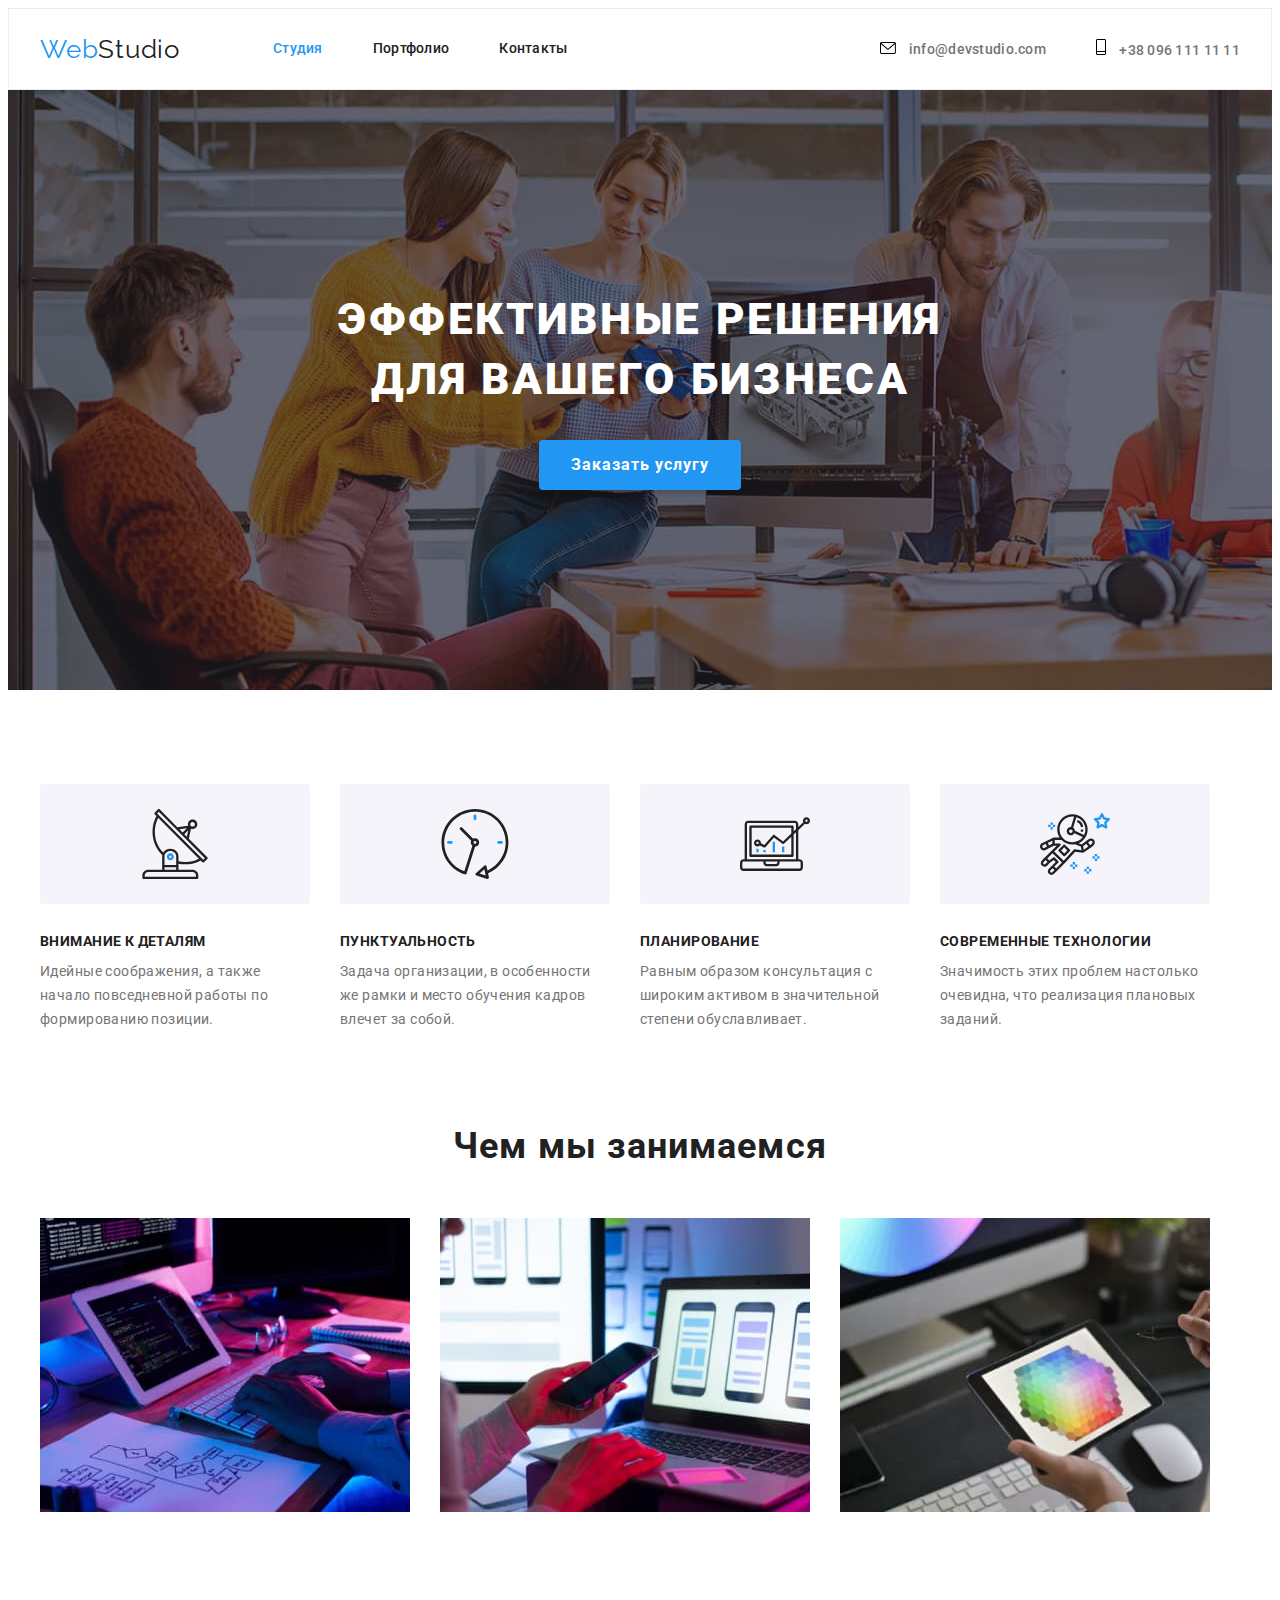
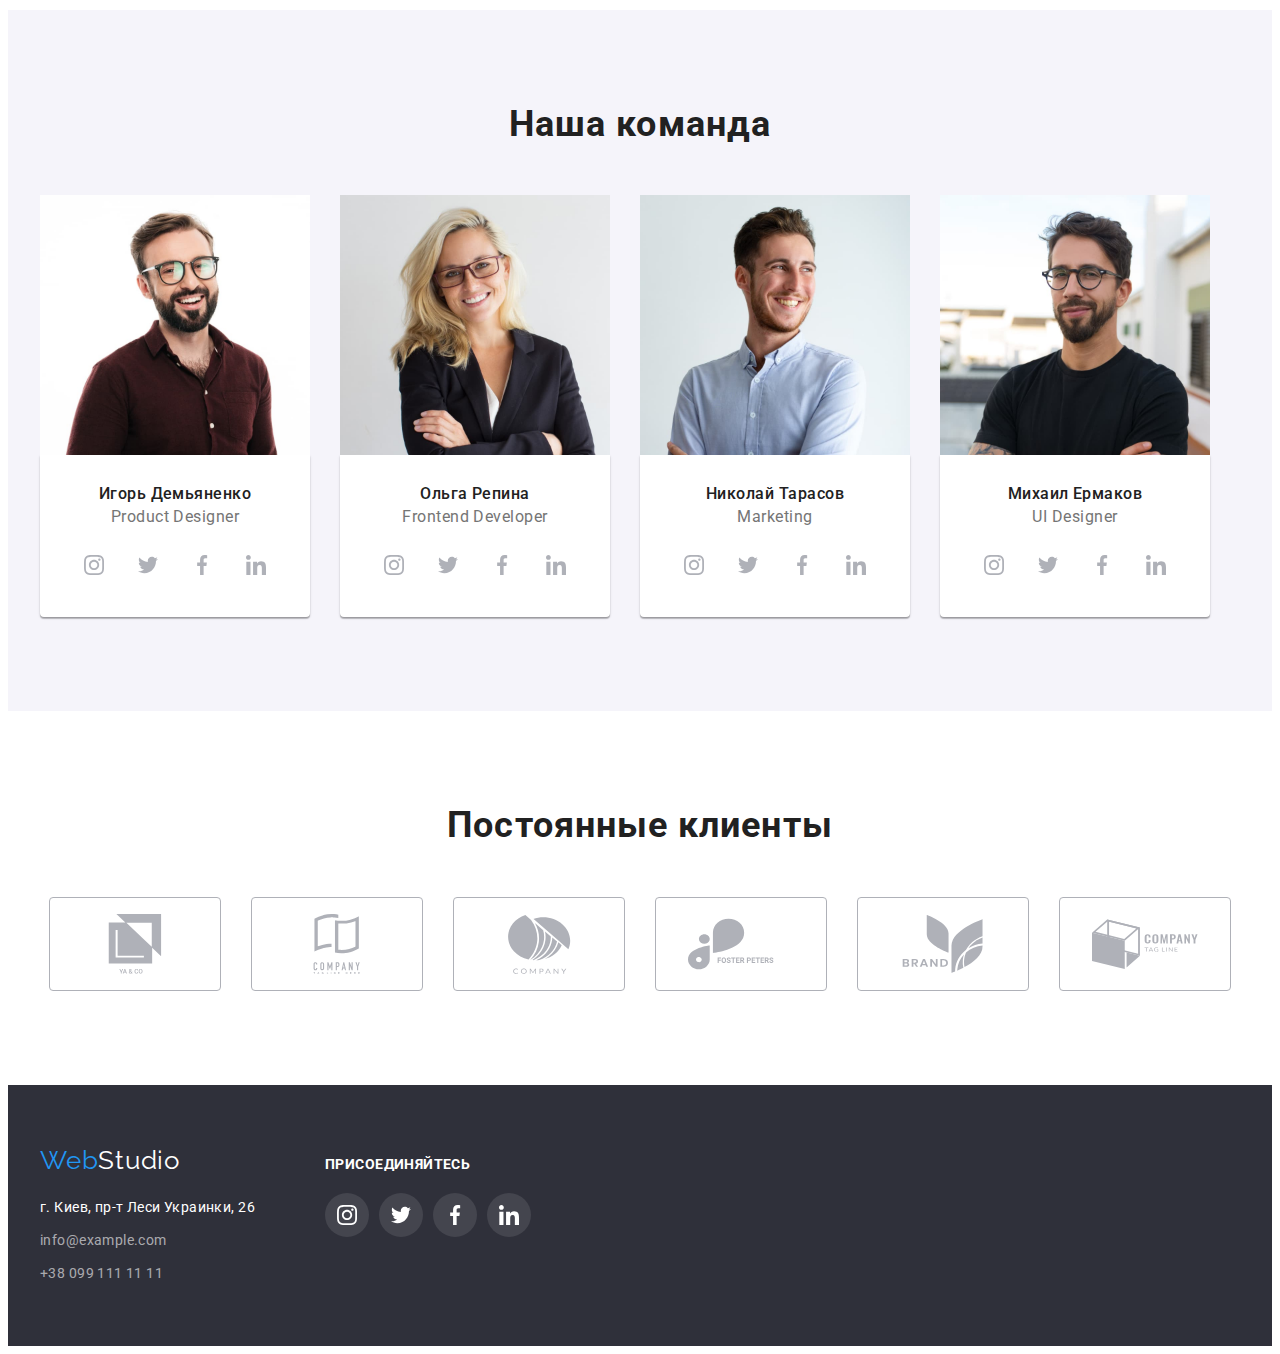
<file: index.html>
<!DOCTYPE html>
<html lang="ru">
<head>
    <meta charset="UTF-8">
    <meta http-equiv="X-UA-Compatible" content="IE=edge">
    <meta name="viewport" content="width=device-width, initial-scale=1.0">
    <title>Студия</title>
   <link rel="preconnect" href="https://fonts.googleapis.com">
   <link rel="preconnect" href="https://fonts.gstatic.com" crossorigin>
   <link href="https://fonts.googleapis.com/css2?family=Raleway:wght@700&family=Roboto:wght@400;500;700;900&display=swap" rel="stylesheet">
   <link rel="stylesheet" href="https://cdnjs.cloudflare.com/ajax/libs/modern-normalize/1.1.0/modern-normalize.min.css" integrity="sha512-wpPYUAdjBVSE4KJnH1VR1HeZfpl1ub8YT/NKx4PuQ5NmX2tKuGu6U/JRp5y+Y8XG2tV+wKQpNHVUX03MfMFn9Q==" crossorigin="anonymous" referrerpolicy="no-referrer" />
   <link rel="stylesheet" href="./css/styles.css">
</head>
<body>
    <header class="header">
        <div class="container header-site">
        <a lang="en" href="./index.html" class="logo">Web<span class="logo-accent">Studio</span></a>
       <nav>
        <ul class="site-nav list">
            <li class="item"><a href="./index.html" class="site-item link current">Студия</a></li>
            <li class="item"><a href="./portfolio.html" class="site-item link">Портфолио</a></li>
            <li class="item"><a href="" class="site-item link">Контакты</a></li>
        </ul>
       </nav>
        <ul class="contacts list contacts-list">
            <li class="item">
                <a href="mailto:info@devstudio.com" class="contacts-item link">
                <svg class="icon-envelope" width="16" height="12">
                <use href="./img/icons.svg#icon-mail"></use>
                </svg> info@devstudio.com</a></li>
            <li class="item">
            <a href="tel:+380961111111" class="contacts-item link">
            <svg class="icon-vector" width="10" height="16">
            <use href="./img/icons.svg#icon-telephone"></use>
            </svg> +38 096 111 11 11</a></li>
        </ul>
        </div>
    </header>

    <main>
        <section class="main">
            <div class="container">
            <h1 class="main-title">Эффективные решения <br/> для вашего бизнеса</h1>
            <button type="button" class="button">Заказать услугу</button>
        </section>
        <section class="features-section">
            <div class="container">
            <h2 hidden class="visually-hidden">Особенности</h2>
           <ul class="features-list list">
               <li class="item">
                <div class="wrap">
                <svg class="icon-pic" width="70" height="70">
                <use href="./img/icons.svg#icon-antenna"></use>
                </svg>
                </div>
                    <h3 class="features-list-title">Внимание к деталям</h3>
                    <p class="features-text">Идейные соображения, а также начало повседневной работы по формированию позиции.</p>
               </li>
               <li class="item">
                <div class="wrap">
                <svg class="icon-pic" width="70" height="70">
                <use href="./img/icons.svg#icon-clock"></use>
                </svg>
                </div>
                   <h3 class="features-list-title">Пунктуальность</h3>
                   <p class="features-text">Задача организации, в особенности же рамки и место обучения кадров влечет за собой.</p>
               </li>
               <li class="item">
                <div class="wrap">
                <svg class="icon-pic" width="70" height="70">
                <use href="./img/icons.svg#icon-diagram"></use>
                </svg>
                </div>
                   <h3 class="features-list-title">Планирование</h3>
                   <p class="features-text">Равным образом консультация с широким активом в значительной степени обуславливает.</p>
               </li>
               <li class="item">
                <div class="wrap">
                <svg class="icon-pic" width="70" height="70">
                <use href="./img/icons.svg#icon-astronaut"></use>
                </svg>
                </div>
                   <h3 class="features-list-title">Современные технологии</h3>
                   <p class="features-text">Значимость этих проблем настолько очевидна, что реализация плановых заданий.</p>
               </li>
           </ul> 
       </div>
        </section>
        <section class="working-section">
            <div class="container">
            <h2 class="working-title">Чем мы занимаемся</h2>
            <ul class="working-list list">
                <li class="item"><img src="img/img_1.jpg" alt="Набор текста с помощью клавиатуры" width="370"></li>
                <li class="item"><img src="img/img_2.jpg" alt="Подключение телефона к компьютеру" width="370"></li>
                <li class="item"><img src="img/img_3.jpg" alt="Выбор цветовой гаммы" width="370"></li>
            </ul>
             </div>
        </section>
        <section class="team-section">
            <div class="container">
            <h2 class="team-title">Наша команда</h2>
            <ul class="team-list list">
                <li class="item">
                    <img class="image" src="img/img_ph_1.jpg" alt="Фотография Игоря Демьяненка" width="270">
                    <div class="team-border">
                    <h3 class="team-name">Игорь Демьяненко</h3>
                    <p lang="en" class="team-position">Product Designer</p>
                    <ul class="team-soc-list list">
                    <li class="team-soc-item"><a href="" class="team-soc-link link">
                    <svg class="team-soc-icon" width="20" height="20">
                    <use href="./img/icons.svg#icon-instagram"></use>
                    </svg>
                    </a></li>
                    <li class="team-soc-item"><a href="" class="team-soc-link link">
                    <svg class="team-soc-icon" width="20" height="20">
                    <use href="./img/icons.svg#icon-twitter"></use>
                    </svg>
                    </a></li>
                    <li class="team-soc-item"><a href="" class="team-soc-link link">
                    <svg class="team-soc-icon" width="20" height="20">
                    <use href="./img/icons.svg#icon-facebook"></use>
                    </svg>
                    </a></li>
                    <li class="team-soc-item"><a href="" class="team-soc-link link">
                    <svg class="team-soc-icon" width="20" height="20">
                    <use href="./img/icons.svg#icon-linkedin"></use>
                    </svg>
                    </a></li>
                    </ul>
                    </div>
                    
                </li>
                <li class="item">
                    <img class="image" src="img/img_ph_2.jpg" alt="Фотография Ольги Репиной" width="270">
                    <div class="team-border">
                    <h3 class="team-name">Ольга Репина</h3>
                    <p lang="en" class="team-position">Frontend Developer</p>
                    <ul class="team-soc-list list">
                    <li class="team-soc-item"><a href="" class="team-soc-link link">
                    <svg class="team-soc-icon" width="20" height="20">
                    <use href="./img/icons.svg#icon-instagram"></use>
                    </svg>
                    </a></li>
                    <li class="team-soc-item"><a href="" class="team-soc-link link">
                    <svg class="team-soc-icon" width="20" height="20">
                    <use href="./img/icons.svg#icon-twitter"></use>
                    </svg>
                    </a></li>
                    <li class="team-soc-item"><a href="" class="team-soc-link link">
                    <svg class="team-soc-icon" width="20" height="20">
                    <use href="./img/icons.svg#icon-facebook"></use>
                    </svg>
                    </a></li>
                    <li class="team-soc-item"><a href="" class="team-soc-link link">
                    <svg class="team-soc-icon" width="20" height="20">
                    <use href="./img/icons.svg#icon-linkedin"></use>
                    </svg>
                    </a></li>
                    </ul>
                    </div>
                </li>
                <li class="item">
                    <img class="image" src="img/img_ph_3.jpg" alt="Фотография Николая Тарасова" width="270">
                    <div class="team-border">
                    <h3 class="team-name">Николай Тарасов</h3>
                    <p lang="en" class="team-position">Marketing</p>
                    <ul class="team-soc-list list">
                    <li class="team-soc-item"><a href="" class="team-soc-link link">
                    <svg class="team-soc-icon" width="20" height="20">
                    <use href="./img/icons.svg#icon-instagram"></use>
                    </svg>
                    </a></li>
                    <li class="team-soc-item"><a href="" class="team-soc-link link">
                    <svg class="team-soc-icon" width="20" height="20">
                    <use href="./img/icons.svg#icon-twitter"></use>
                    </svg>
                    </a></li>
                    <li class="team-soc-item"><a href="" class="team-soc-link link">
                    <svg class="team-soc-icon" width="20" height="20">
                    <use href="./img/icons.svg#icon-facebook"></use>
                    </svg>
                    </a></li>
                    <li class="team-soc-item"><a href="" class="team-soc-link link">
                    <svg class="team-soc-icon" width="20" height="20">
                    <use href="./img/icons.svg#icon-linkedin"></use>
                    </svg>
                    </a></li>
                    </ul>
                    </div>
                </li>
                <li class="item">
                    <img class="image" src="img/img_ph_4.jpg" alt="Фотография Михаила Ермакова" width="270">
                    <div class="team-border">
                    <h3 class="team-name">Михаил Ермаков</h3>
                    <p lang="en" class="team-position">UI Designer</p>
                    <ul class="team-soc-list list">
                    <li class="team-soc-item"><a href="" class="team-soc-link link">
                    <svg class="team-soc-icon" width="20" height="20">
                    <use href="./img/icons.svg#icon-instagram"></use>
                    </svg>
                    </a></li>
                    <li class="team-soc-item"><a href="" class="team-soc-link link">
                    <svg class="team-soc-icon" width="20" height="20">
                    <use href="./img/icons.svg#icon-twitter"></use>
                    </svg>
                    </a></li>
                    <li class="team-soc-item"><a href="" class="team-soc-link link">
                    <svg class="team-soc-icon" width="20" height="20">
                    <use href="./img/icons.svg#icon-facebook"></use>
                    </svg>
                    </a></li>
                    <li class="team-soc-item"><a href="" class="team-soc-link link">
                    <svg class="team-soc-icon" width="20" height="20">
                    <use href="./img/icons.svg#icon-linkedin"></use>
                    </svg>
                    </a></li>
                    </ul>
                    </div>
                </li>
            </ul>
            </div>
        </section>

         <section class="clients">
        <div class="container">
            <h2 class="clients-title">Постоянные клиенты</h2>
            <ul class="clients-logo list">
        <li class="clients-list-logo">
            <a href="" class="border-logo">
            <svg class="logo-icon" width="106" height="60">
            <use href="./img/icons.svg#icon-Union-1"></use></svg>
            </a>
        </li>
        <li class="clients-list-logo">
            <a href="" class="border-logo">
            <svg class="logo-icon" width="106" height="60">
            <use href="./img/icons.svg#icon-group-1-1"></use></svg>
            </a>
        </li>
        <li class="clients-list-logo">
            <a href="" class="border-logo">
            <svg class="logo-icon" width="106" height="60">
            <use href="./img/icons.svg#icon-Object-2"></use></svg>
            </a>
        </li>
        <li class="clients-list-logo">
            <a href="" class="border-logo">
            <svg class="logo-icon" width="106" height="60">
            <use href="./img/icons.svg#icon-group-3"></use></svg>
            </a>
        </li>
        <li class="clients-list-logo">
            <a href="" class="border-logo">
            <svg class="logo-icon" width="106" height="60">
            <use href="./img/icons.svg#icon-group-2-1"></use></svg>
            </a>
        </li>
        <li class="clients-list-logo">
            <a href="" class="border-logo">
            <svg class="logo-icon" width="106" height="60">
            <use href="./img/icons.svg#icon-Object-1-1"></use></svg>
            </a>
        </li>
            </ul>
        </div>
    </section>
    </main>

    <footer class="footer">
        <div class="container">
        <div class="logo-address">
        <a lang="en" href="./index.html" class="logo">Web<span class="footer-logo">Studio</span></a> 
        <address> 
        <ul class="address-list list">
            <li class="address-street-list"><a href="https://goo.gl/maps/5wogy6WcuMxNduTa6" target="_blank" rel="noopener nofollow noreferrer" class="address-street link">г. Киев, пр-т Леси Украинки, 26</a></li>
            <li class="address-mail-list"><a href="mailto:info@example.com" class="address-mail link">info@example.com</a></li>
            <li class="adress-tel-list"><a href="tel:+380991111111" class="address-tel link">+38 099 111 11 11</a></li>
        </ul>
        </div>
        </address>
        <div class="soc-address">
            <p class="invitation">Присоединяйтесь</p>
            <ul class="expert-soc-list list">
                <li class="expert-soc-item">
                    <a href="" class="footer-soc-link">
                        <svg class="soc-icon" width="20" height="20">
                            <use href="./img/icons.svg#icon-instagram"></use>
                        </svg>
                    </a>
                </li>
                <li class="expert-soc-item">
                    <a href="" class="footer-soc-link">
                        <svg class="soc-icon" width="20" height="20">
                            <use href="./img/icons.svg#icon-twitter"></use>
                        </svg>
                    </a>
                </li>
                <li class="expert-soc-item">
                    <a href="" class="footer-soc-link">
                        <svg class="soc-icon" width="20" height="20">
                            <use href="./img/icons.svg#icon-facebook"></use>
                        </svg>
                    </a>
                </li>
                <li class="expert-soc-item">
                    <a href="" class="footer-soc-link">
                        <svg class="soc-icon" width="20" height="20">
                            <use href="./img/icons.svg#icon-linkedin"></use>
                        </svg>
                    </a>
                </li>
            </ul>
        </div>
         </div>
    </footer>
</body>
</html>
</file>
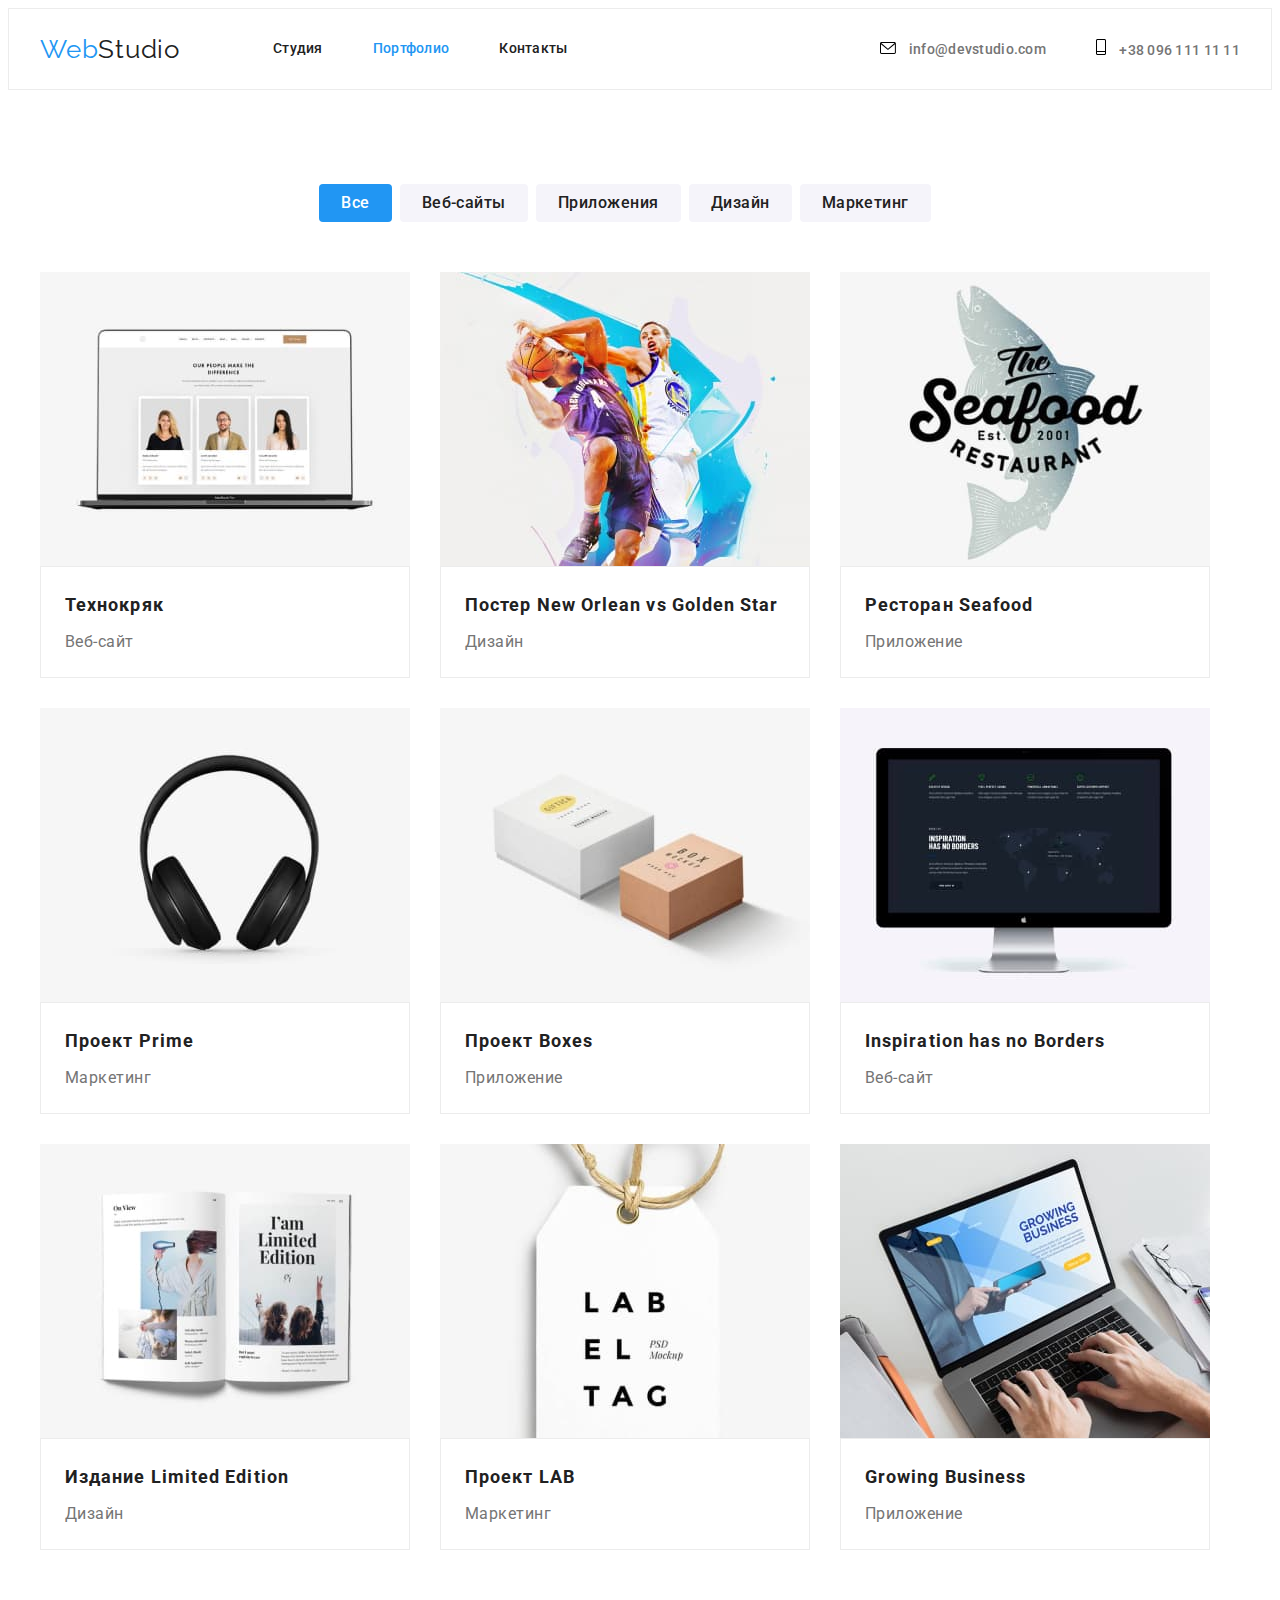
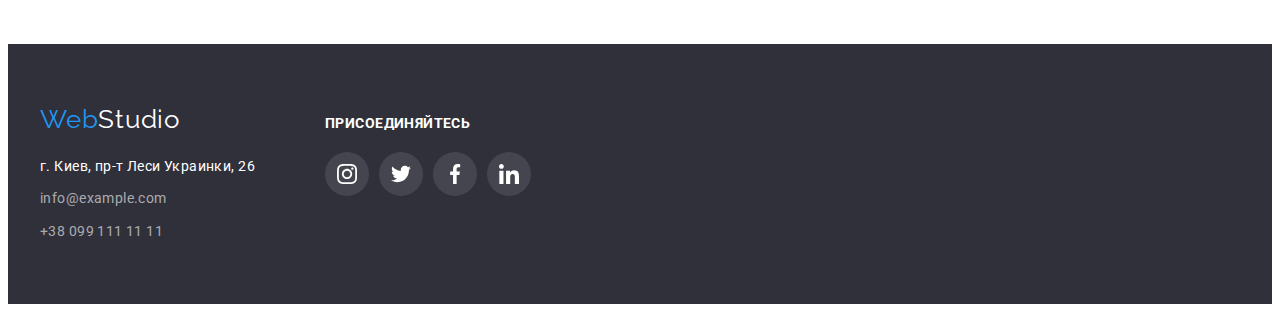
<file: portfolio.html>
<!DOCTYPE html>
<html lang="ru">
<head>
    <meta charset="UTF-8">
    <meta http-equiv="X-UA-Compatible" content="IE=edge">
    <meta name="viewport" content="width=device-width, initial-scale=1.0">
    <title>Студия</title>
   <link rel="preconnect" href="https://fonts.googleapis.com">
   <link rel="preconnect" href="https://fonts.gstatic.com" crossorigin>
   <link href="https://fonts.googleapis.com/css2?family=Raleway:wght@700&family=Roboto:wght@400;500;700;900&display=swap" rel="stylesheet">
   <link rel="stylesheet" href="https://cdnjs.cloudflare.com/ajax/libs/modern-normalize/1.1.0/modern-normalize.min.css" integrity="sha512-wpPYUAdjBVSE4KJnH1VR1HeZfpl1ub8YT/NKx4PuQ5NmX2tKuGu6U/JRp5y+Y8XG2tV+wKQpNHVUX03MfMFn9Q==" crossorigin="anonymous" referrerpolicy="no-referrer" />
   <link rel="stylesheet" href="./css/styles.css">
</head>
<body>
<header class="header">
        <div class="container header-site">
        <a lang="en" href="./index.html" class="logo">Web<span class="logo-accent">Studio</span></a>
       <nav>
        <ul class="site-nav list">
            <li class="item"><a href="./index.html" class="site-item link">Студия</a></li>
            <li class="item"><a href="./portfolio.html" class="site-item link current">Портфолио</a></li>
            <li class="item"><a href="" class="site-item link">Контакты</a></li>
        </ul>
       </nav>
        <ul class="contacts list contacts-list">
            <li class="item">
                <a href="mailto:info@devstudio.com" class="contacts-item link">
                <svg class="icon-envelope" width="16" height="12">
                <use href="./img/icons.svg#icon-mail"></use>
                </svg> info@devstudio.com</a></li>
            <li class="item">
            <a href="tel:+380961111111" class="contacts-item link">
            <svg class="icon-vector" width="10" height="16">
            <use href="./img/icons.svg#icon-telephone"></use>
            </svg> +38 096 111 11 11</a></li>
        </ul>
        </div>
    </header>

    <main>
        <section class="portfolio">
        <div class="container">
        <h1 hidden class="visually-hidden">Портфолио</h1>
        <ul class="list-button list">
            <li class="item"><button type="button" class="button-item current">Все</button> </li>
            <li class="item"><button type="button" class="button-item">Веб-сайты</button> </li>
            <li class="item"><button type="button" class="button-item">Приложения</button> </li>
            <li class="item"><button type="button" class="button-item">Дизайн</button> </li>
            <li class="item"><button type="button" class="button-item">Маркетинг</button> </li>  
        </ul>
        
        <ul class="list-imagine list">
            <li class="item">
                    <img class="image" src="./img/website.jpg" alt="Пример веб-сайта" width="370">
                    <div class="border-imagine">
                    <h2 class="list-about">Технокряк</h2>
                    <p class="list-text">Веб-сайт</p>
                    </div>
                </li>
                <li class="item">
                    <img class="image" src="./img/design.jpg" alt="Баскетболисты" width="370">
                    <div class="border-imagine">
                    <h2 class="list-about">Постер New Orlean vs Golden Star</h2>
                    <p class="list-text">Дизайн</p>
                    </div>
                </li>
                <li class="item">
                    <img class="image" src="./img/seafood.jpg" alt="Рыба" width="370">
                    <div class="border-imagine">
                    <h2 class="list-about">Ресторан Seafood</h2>
                    <p class="list-text">Приложение</p>
                    </div>
                </li>
                <li class="item">
                    <img class="image" src="./img/project.jpg" alt="Наушники" width="370">
                    <div class="border-imagine">
                    <h2 class="list-about">Проект Prime</h2>
                    <p class="list-text">Маркетинг</p>
                    </div> 
                </li>
                <li class="item">
                    <img class="image" src="./img/boxes.jpg" alt="Две коробки" width="370">
                    <div class="border-imagine">
                    <h2 class="list-about">Проект Boxes</h2>
                    <p class="list-text">Приложение</p>
                    </div>
                </li>
                <li class="item">
                    <img class="image" src="./img/inspiration.jpg" alt="Компьютер с открытым сайтом" width="370">
                    <div class="border-imagine">
                    <h2 class="list-about">Inspiration has no Borders</h2>
                    <p class="list-text">Веб-сайт</p>
                    </div>
                </li>
                <li class="item">
                    <img class="image" src="./img/edition.jpg" alt="Журнал издательства" width="370">
                    <div class="border-imagine">
                    <h2 class="list-about">Издание Limited Edition</h2>
                    <p class="list-text">Дизайн</p>
                    </div>
                </li>
                <li class="item">
                    <img class="image" src="./img/lab.jpg" alt="Бирка с логотипом" width="370">
                    <div class="border-imagine">
                    <h2 class="list-about">Проект LAB</h2>
                    <p class="list-text">Маркетинг</p>
                    </div>
                </li>
                <li class="item">
                    <img class="image" src="./img/business.jpg" alt="Печатать на клавиатуре ноутбука">
                    <div class="border-imagine">
                    <h2 class="list-about">Growing Business</h2>
                    <p class="list-text">Приложение</p>
                    </div>
                </li>
        </ul>
        </div>
        </section>
    </main>
    <footer class="footer">
        <div class="container">
        <div class="logo-address">
        <a lang="en" href="./index.html" class="logo">Web<span class="footer-logo">Studio</span></a> 
        <address> 
        <ul class="address-list list">
            <li class="address-street-list"><a href="https://goo.gl/maps/5wogy6WcuMxNduTa6" target="_blank" rel="noopener nofollow noreferrer" class="address-street link">г. Киев, пр-т Леси Украинки, 26</a></li>
            <li class="address-mail-list"><a href="mailto:info@example.com" class="address-mail link">info@example.com</a></li>
            <li class="adress-tel-list"><a href="tel:+380991111111" class="address-tel link">+38 099 111 11 11</a></li>
        </ul>
        </div>
        </address>
        <div class="soc-address">
            <p class="invitation">Присоединяйтесь</p>
            <ul class="expert-soc-list list">
                <li class="expert-soc-item">
                    <a href="" class="footer-soc-link">
                        <svg class="soc-icon" width="20" height="20">
                            <use href="./img/icons.svg#icon-instagram"></use>
                        </svg>
                    </a>
                </li>
                <li class="expert-soc-item">
                    <a href="" class="footer-soc-link">
                        <svg class="soc-icon" width="20" height="20">
                            <use href="./img/icons.svg#icon-twitter"></use>
                        </svg>
                    </a>
                </li>
                <li class="expert-soc-item">
                    <a href="" class="footer-soc-link">
                        <svg class="soc-icon" width="20" height="20">
                            <use href="./img/icons.svg#icon-facebook"></use>
                        </svg>
                    </a>
                </li>
                <li class="expert-soc-item">
                    <a href="" class="footer-soc-link">
                        <svg class="soc-icon" width="20" height="20">
                            <use href="./img/icons.svg#icon-linkedin"></use>
                        </svg>
                    </a>
                </li>
            </ul>
        </div>
         </div>
    </footer>
</body>
</html>
</file>
<file: css/styles.css>
:root {
    --primary-text-color: #212121;
    --secondary-text-color: #757575;
    --color-accent: #2196F3;
    --text-btn: #FFFFFF;
    --header-background-color:#FFFFFF;
    --main-background-color: #2F303A;
    --main-title-color: #FFFFFF;
    --primary-background-color: #E5E5E5;
    --team-background-color: #F5F4FA;
    --footer-background-color: #2F303A;
    --footer-color:  rgba(255, 255, 255, 0.6);
    --button-team-background-color:#F5F4FA;
    
}

p, h1, h2, h3 {
    margin: 0;
}

ul {
    margin: 0;
    padding-left: 0;
}

body {
    font-family: 'Roboto', sans-serif;
    color: var(--primary-text-color);
}

.container {
    width: 1200px;
    margin: 0 auto;
    padding-left: 15px;
    padding-right: 15px;

}
.list {
    list-style: none;
}

.link {
    text-decoration: none;
}


/* ----------------------HEADER---------------------- */
.header {
border: 1px solid  #ECECEC;
background-color: var(--header-background-color);
}

.header-site {
display: flex;
align-items: center;
}

.logo {
font-family: 'Raleway', sans-serif;
font-size: 26px;
line-height: 1.19;
letter-spacing: 0.03em;
color: var(--color-accent);
text-decoration: none;
}

.logo-accent {
color: var(--primary-text-color);
}

.site-nav {
display: flex;
margin-left: 93px;
}

.site-nav .item + .item {
margin-left: 50px;
}

.site-item {
display: block;
padding-top: 32px;
padding-bottom: 32px;
font-weight: 500;
font-size: 14px;
line-height: 1.14;
letter-spacing: 0.02em;
color: var(--primary-text-color);
}

.site-item:hover, 
.site-item:focus,
.contacts-item:hover,
.contacts-item:focus {
color: var(--color-accent);
}

.site-item.current {
color: var(--color-accent);
}

.contacts {
display: flex;
margin-left: auto;
}

.contacts .item + .item {
margin-left: 50px;
}

.contacts a:hover .icon-envelope,
.contacts a:focus .icon-envelope {
fill: var(--color-accent)
}

.icon-envelope {
margin-right: 10px;
}

.contacts a:hover .icon-vector,
.contacts a:focus .icon-vector {
fill: var(--color-accent);
}

.icon-vector {
margin-right: 10px;
}

.contacts-item {
font-weight: 500;
font-size: 14px;
line-height: 1.14;
letter-spacing: 0.02em;
color: var(--secondary-text-color);
}


/* ------------------MAIN------------ */
.main {
padding-bottom: 200px;
padding-top: 200px;
background-color: var(--main-background-color);
background-image: linear-gradient(
rgba(47, 48, 58, 0.4),
rgba(47, 48, 58, 0.4)
),
url(../img/hero.jpg);
max-width: 1600px;
margin: 0 auto;
}

.main-title {
margin-bottom: 30px;
font-weight: 900;
font-size: 44px;
line-height: 1.36;
text-align: center;
letter-spacing: 0.06em;
text-transform: uppercase;
color: var(--main-title-color);
}

.button {
display: flex;
align-items: center;
text-align: center;
border: 0;
border-radius: 4px;
padding: 10px 32px;
font-family: inherit;
font-style: normal;
font-weight: 700;
font-size: 16px;
line-height: 1.9;
letter-spacing: 0.06em;
color: #FFFFFF;
background-color: var(--color-accent);
cursor: pointer;
margin: auto;
box-shadow: 0px 4px 4px rgba(0, 0, 0, 0.15);
outline: transparent;
}

.button:hover,
.button:focus {
background-color: #188CE8;
}

/* ---------------FEATURES----------- */
.features-section {
padding-bottom: 47px;
padding-top: 94px;
background-color: var(--header-background-color);
}

.wrap {
width: 270px;
height: 120px;
display: flex;
align-items: center;
justify-content: center;
border-radius: 4px;
margin-bottom: 30px;
background-color: #F5F4FA;
}


.visually-hidden {
  position: absolute;
  white-space: nowrap;
  width: 1px;
  height: 1px;
  overflow: hidden;
  border: 0;
  padding: 0;
  clip: rect(0 0 0 0);
  clip-path: inset(50%);
  margin: -1px;
}

.features-list {
display: flex;
flex-wrap: wrap;
}

.features-list .item {
width: 270px;
}

.features-list .item + .item {
margin-left: 30px;
}

.features-list-title {
font-weight: 700;
font-size: 14px;
line-height: 1.14;
letter-spacing: 0.03em;
text-transform: uppercase;
color: var(--primary-text-color);
margin-bottom: 10px;
}

.features-text {
font-weight: 400;
font-size: 14px;
line-height: 1.71;
letter-spacing: 0.03em;
color: var(--secondary-text-color);
width: 270px;
}

/* --------WORKING------------- */
.working-section {
padding-top: 47px;
padding-bottom: 94px;
background-color: var(--header-background-color);
}

.working-title {
font-weight: 700;
font-size: 36px;
line-height: 1.16;
text-align: center;
letter-spacing: 0.03em;
color: var(--primary-text-color);
margin-bottom: 50px;
}

.working-list {
display: flex;
}

.working-list .item + .item {
margin-left: 30px;
}

.team-section {
padding-top: 94px;
padding-bottom: 94px;
background-color: var(--team-background-color);
}

.team-title {
margin-bottom: 50px;
font-weight: 700;
font-size: 36px;
line-height: 1.16;
text-align: center;
letter-spacing: 0.03em;
color: var(--primary-text-color);
}

.team-list {
display: flex;
}

.team-list .item + .item {
margin-left: 30px;
}

.image {
display: block;
}

.team-border {
padding-bottom: 30px;
padding-top: 30px;
background: #FFFFFF;
box-shadow: 0px 1px 3px rgba(0, 0, 0, 0.12), 0px 1px 1px rgba(0, 0, 0, 0.14), 0px 2px 1px rgba(0, 0, 0, 0.2);
border-radius: 0px 0px 4px 4px;
text-align: center;
}

.team-name {
margin-bottom: 4px;
font-weight: 500;
font-size: 16px;
line-height: 1.18;
letter-spacing: 0.03em;
color: var(--primary-text-color);
}

.team-position {
margin-bottom: 16px;
font-weight: 400;
font-size: 16px;
line-height: 1.18;
letter-spacing: 0.03em;
color: var(--secondary-text-color);
}

.team-soc-list {
display: flex;
justify-content: center;
}

.team-soc-item {
width: 44px;
height: 44px;
margin-right: 10px;
}

.team-soc-item:last-child {
margin-right: 0;
}

.team-soc-link {
display: flex;
align-items: center;
justify-content: center;
width: 100%;
height: 100%;
border-radius: 50%;
}

.team-soc-icon {
fill: #AFB1B8;
}

.team-soc-link:hover,
.team-soc-link:focus {
background-color: var(--color-accent);
}

.team-soc-link:hover .team-soc-icon,
.team-soc-link:focus .team-soc-icon {
fill: #FFFFFF;
}

/* ---------------CLIENTS------------- */

.clients {
padding-bottom: 94px;
padding-top: 94px;
}

.clients-title {
margin-bottom: 50px;
font-weight: 700;
font-size: 36px;
line-height: 1.16;
text-align: center;
letter-spacing: 0.03em;
color: var(--primary-text-color);
}

.logo-icon {
fill: #AFB1B8;
}

.border-logo:hover,
.border-logo:focus {
border-color: var(--color-accent);
}

.border-logo:hover .logo-icon,
.border-logo:focus .logo-icon {
fill: var(--color-accent);
}

.clients-logo {
width: 100%;
height: 100%;
border-radius: 50%;
display: flex;
align-items: center;
justify-content: center;
}

.border-logo {
width: 170px;
height: 92px;
border: 1px solid #AFB1B8;
border-radius: 4px;
display: flex;
justify-content: center;
align-items: center;
}

.clients-list-logo {
margin-right: 30px;
}

.clients-list-logo:last-child {
margin-right: 0;
}

/* ------------FOOTER------------- */
.footer {
padding-bottom: 60px;
padding-top: 60px;
background: var(--footer-background-color);
}

.footer .container {
display: flex;
align-items: baseline;
}

.footer-logo {
color: #FFFFFF;
}

.address-list {
margin-top: 20px;
}

.logo-address {
margin-right: 70px;
}

.address-street {
font-style: normal;
font-weight: 400;
font-size: 14px;
line-height: 1.71;
letter-spacing: 0.03em;
color: #FFFFFF;
}

.address-street-list {
margin-bottom: 9px;
}

.address-mail-list {
margin-bottom: 9px;
}

.address-mail,
.address-tel {
font-style: normal;
font-weight: 400;
font-size: 14px;
line-height: 1.71;
letter-spacing: 0.03em;
color: var(--footer-color);
}

.address-street:hover,
.address-street:focus,
.address-mail:hover,
.address-mail:focus,
.address-tel:hover,
.address-tel:focus {
color: var(--color-accent);
}


.invitation {
font-weight: 700;
font-size: 14px;
line-height: 1.14;
letter-spacing: 0.03em;
text-transform: uppercase;
color: #FFFFFF;
margin-bottom: 20px;
}

.expert-soc-list {
display: flex;
justify-content: center;
}

.expert-soc-item {
width: 44px;
height: 44px;
margin-right: 10px;
}

.expert-soc-item:last-child {
margin-right: 0;
}

.footer-soc-link {
width: 100%;
height: 100%;
border-radius: 50%;
display: flex;
align-items: center;
justify-content: center;
background-color: rgba(255, 255, 255, 0.1);;
}

.footer-soc-link:hover,
.footer-soc-link:focus {
background-color: var(--color-accent);
}

.soc-icon {
fill: #FFFFFF;
}

/* ------------PORTFOLIO----------- */
.portfolio {
padding-top: 94px;
padding-bottom: 94px;
background-color: #FFFFFF;
}

.list-button {
display: flex;
align-items: center;
justify-content: center;
margin-right: 30px;
margin-bottom: 50px;
}

.list-button .item + .item {
margin-left: 8px;
}

.button-item {
border-radius: 4px;
padding: 6px 22px;   
font-family: inherit;
font-weight: 500;
font-size: 16px;
line-height: 1.62;
text-align: center;
letter-spacing: 0.03em;
color: var(--primary-text-color);
background: var(--button-team-background-color);
cursor: pointer;
border: #F5F4FA;
}

.button-item:hover,
.button-item:focus {
color: var(--text-btn);
background-color: var(--color-accent);
box-shadow: 0px 4px 4px 0px rgba(0, 0, 0, 25%);
}

.button-item.current {
color: var(--text-btn);
background-color: var(--color-accent);
}

.border-imagine {
border: 1px solid #ECECEC;
padding: 20px 24px;
}

.list-imagine {
display: flex;
flex-wrap: wrap;
margin-right: -30px;
margin-bottom: -30px;
}

.list-imagine .item {
flex-basis: calc(100% / 3-30px);
margin-right: 30px;
margin-bottom: 30px;
cursor: pointer;
}

.list-imagine .item:hover,
.list-imagine .item:focus {
box-shadow:  0px 1px 1px rgba(0, 0, 0, 0.12), 0px 4px 4px rgba(0, 0, 0, 0.06), 1px 4px 6px rgba(0, 0, 0, 0.16);
}

.list-about {
margin-bottom: 4px;
font-weight: 700;
font-size: 18px;
line-height: 2;
letter-spacing: 0.06em;
color: var(--primary-text-color);
}

.list-text {
font-weight: 400;
font-size: 16px;
line-height: 1.87;
letter-spacing: 0.03em;
color: var(--secondary-text-color);
}
</file>
